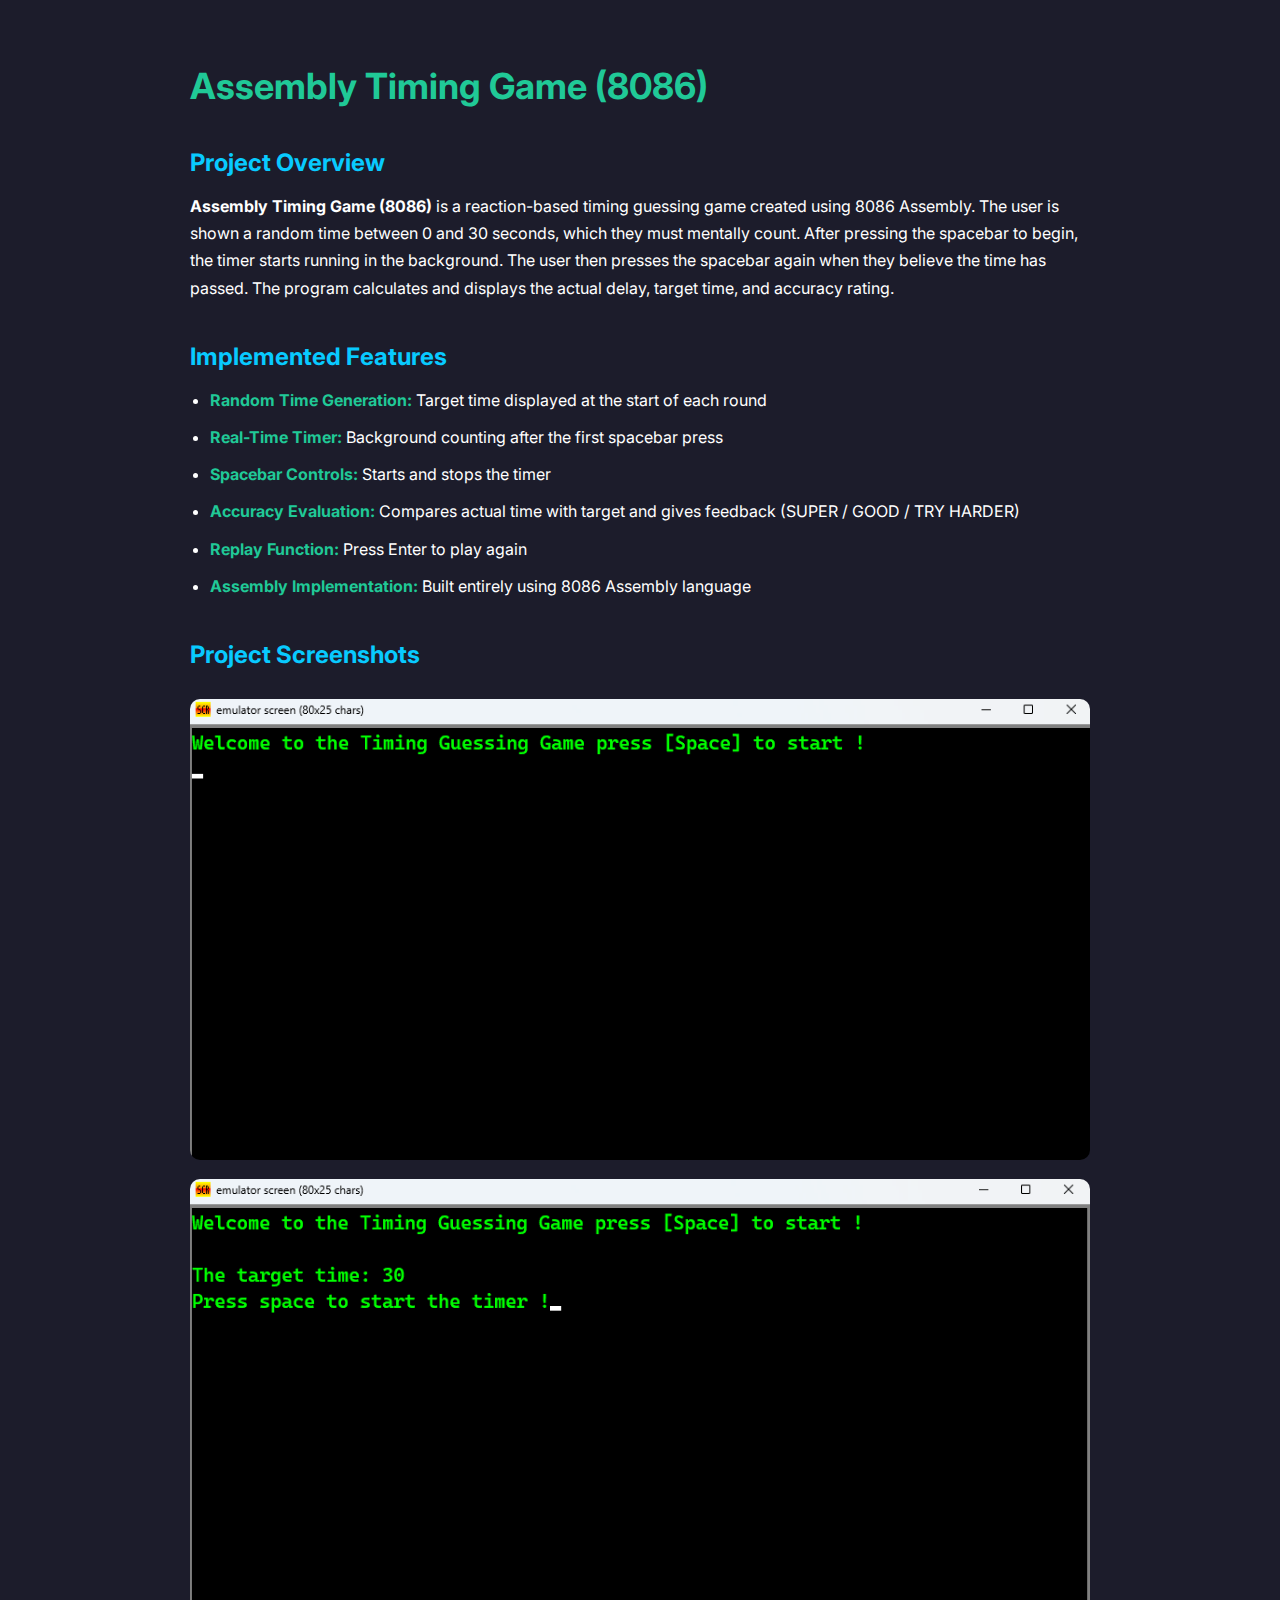
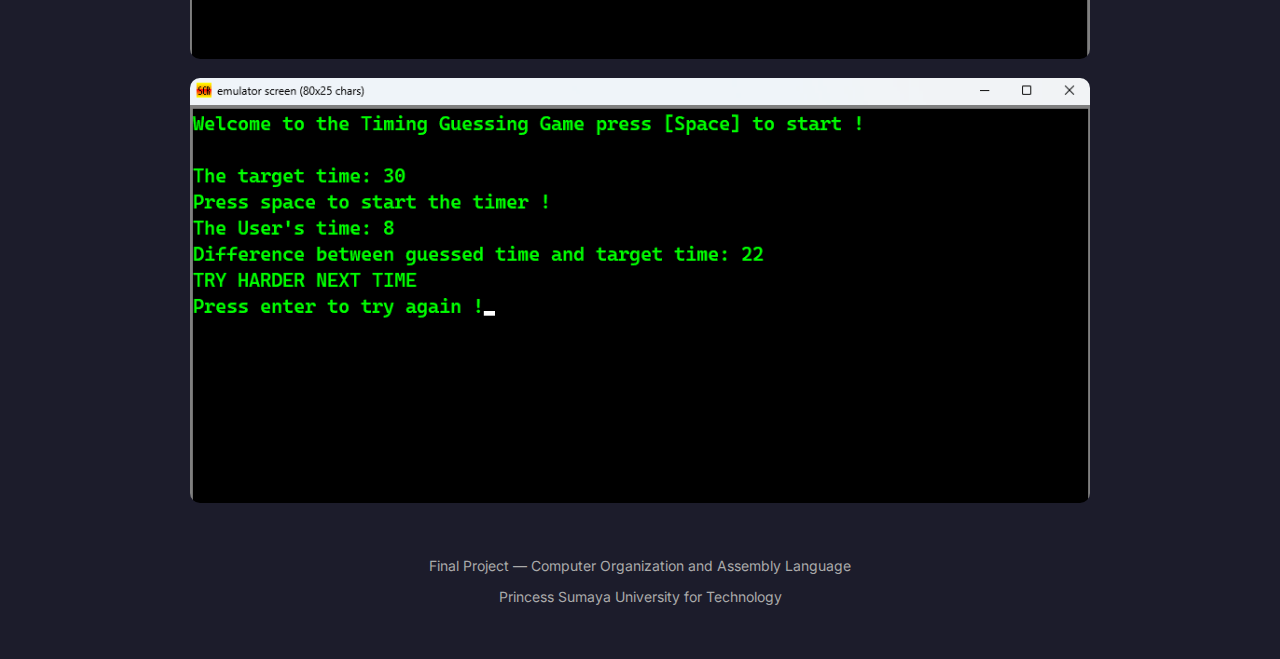
<file: Assembly_Timing_Game_(8086).html>
<!DOCTYPE html>
<html lang="en">
<head>
  <meta charset="UTF-8" />
  <meta name="viewport" content="width=device-width, initial-scale=1.0"/>
  <title>Assembly Timing Game - Final Project</title>
  <link href="https://fonts.googleapis.com/css2?family=Inter:wght@400;700&display=swap" rel="stylesheet" />
  <style>
    body {
      margin: 0;
      font-family: 'Inter', sans-serif;
      background-color: #1c1c2b;
      color: #fff;
      padding: 40px 20px;
    }

    a {
      color: #20c997;
      text-decoration: none;
    }

    a:hover {
      color: #08caff;
    }

    .container {
      max-width: 900px;
      margin: auto;
    }

    h1 {
      color: #20c997;
      font-size: 36px;
      margin-bottom: 15px;
    }

    .section {
      margin-top: 40px;
    }

    .section h2 {
      color: #08caff;
      font-size: 24px;
      margin-bottom: 15px;
    }

    .section p,
    .features li {
      line-height: 1.7;
      margin-bottom: 10px;
    }

    .features ul {
      padding-left: 20px;
    }

    .features li strong {
      color: #20c997;
    }

    .screenshots img {
      width: 100%;
      border-radius: 10px;
      margin-top: 15px;
    }

    .credits {
      margin-top: 50px;
      font-size: 14px;
      color: #aaa;
      text-align: center;
    }
  </style>
</head>
<body>
  <div class="container">

    <h1>Assembly Timing Game (8086)</h1>

    <div class="section">
      <h2>Project Overview</h2>
      <p><strong>Assembly Timing Game (8086)</strong> is a reaction-based timing guessing game created using 8086 Assembly. The user is shown a random time between 0 and 30 seconds, which they must mentally count. After pressing the spacebar to begin, the timer starts running in the background. The user then presses the spacebar again when they believe the time has passed. The program calculates and displays the actual delay, target time, and accuracy rating.</p>
    </div>

    <div class="section features">
      <h2>Implemented Features</h2>
      <ul>
        <li><strong>Random Time Generation:</strong> Target time displayed at the start of each round</li>
        <li><strong>Real-Time Timer:</strong> Background counting after the first spacebar press</li>
        <li><strong>Spacebar Controls:</strong> Starts and stops the timer</li>
        <li><strong>Accuracy Evaluation:</strong> Compares actual time with target and gives feedback (SUPER / GOOD / TRY HARDER)</li>
        <li><strong>Replay Function:</strong> Press Enter to play again</li>
        <li><strong>Assembly Implementation:</strong> Built entirely using 8086 Assembly language</li>
      </ul>
    </div>

    <div class="section screenshots">
      <h2>Project Screenshots</h2>
      <img src="img/emu (3).png" alt="Welcome Message">
      <img src="img/emu (1).png" alt="Initial Target Time Display">
      <img src="img/emu (2).png" alt="Result and Replay Option">
    </div>

    <div class="credits">
      <p>Final Project — Computer Organization and Assembly Language</p>
      <p>Princess Sumaya University for Technology</p>
    </div>

  </div>
</body>
</html>
</file>
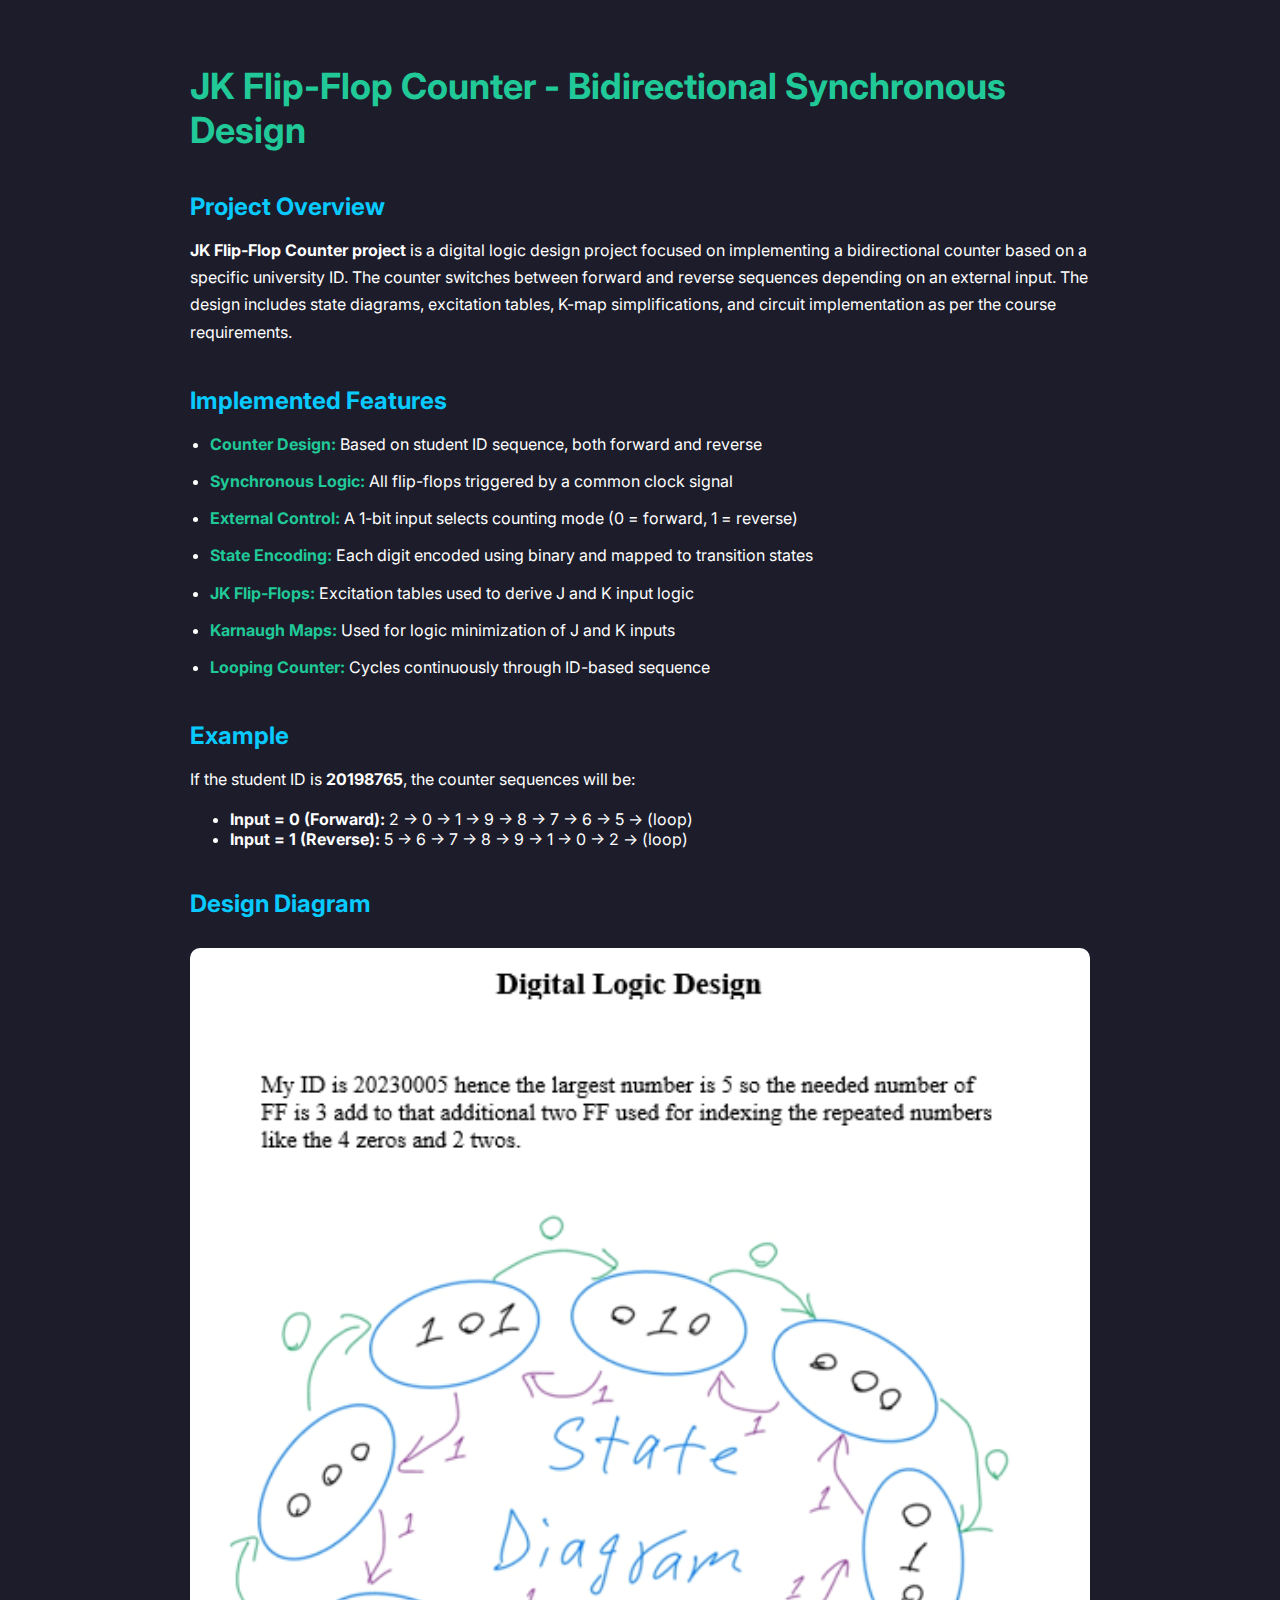
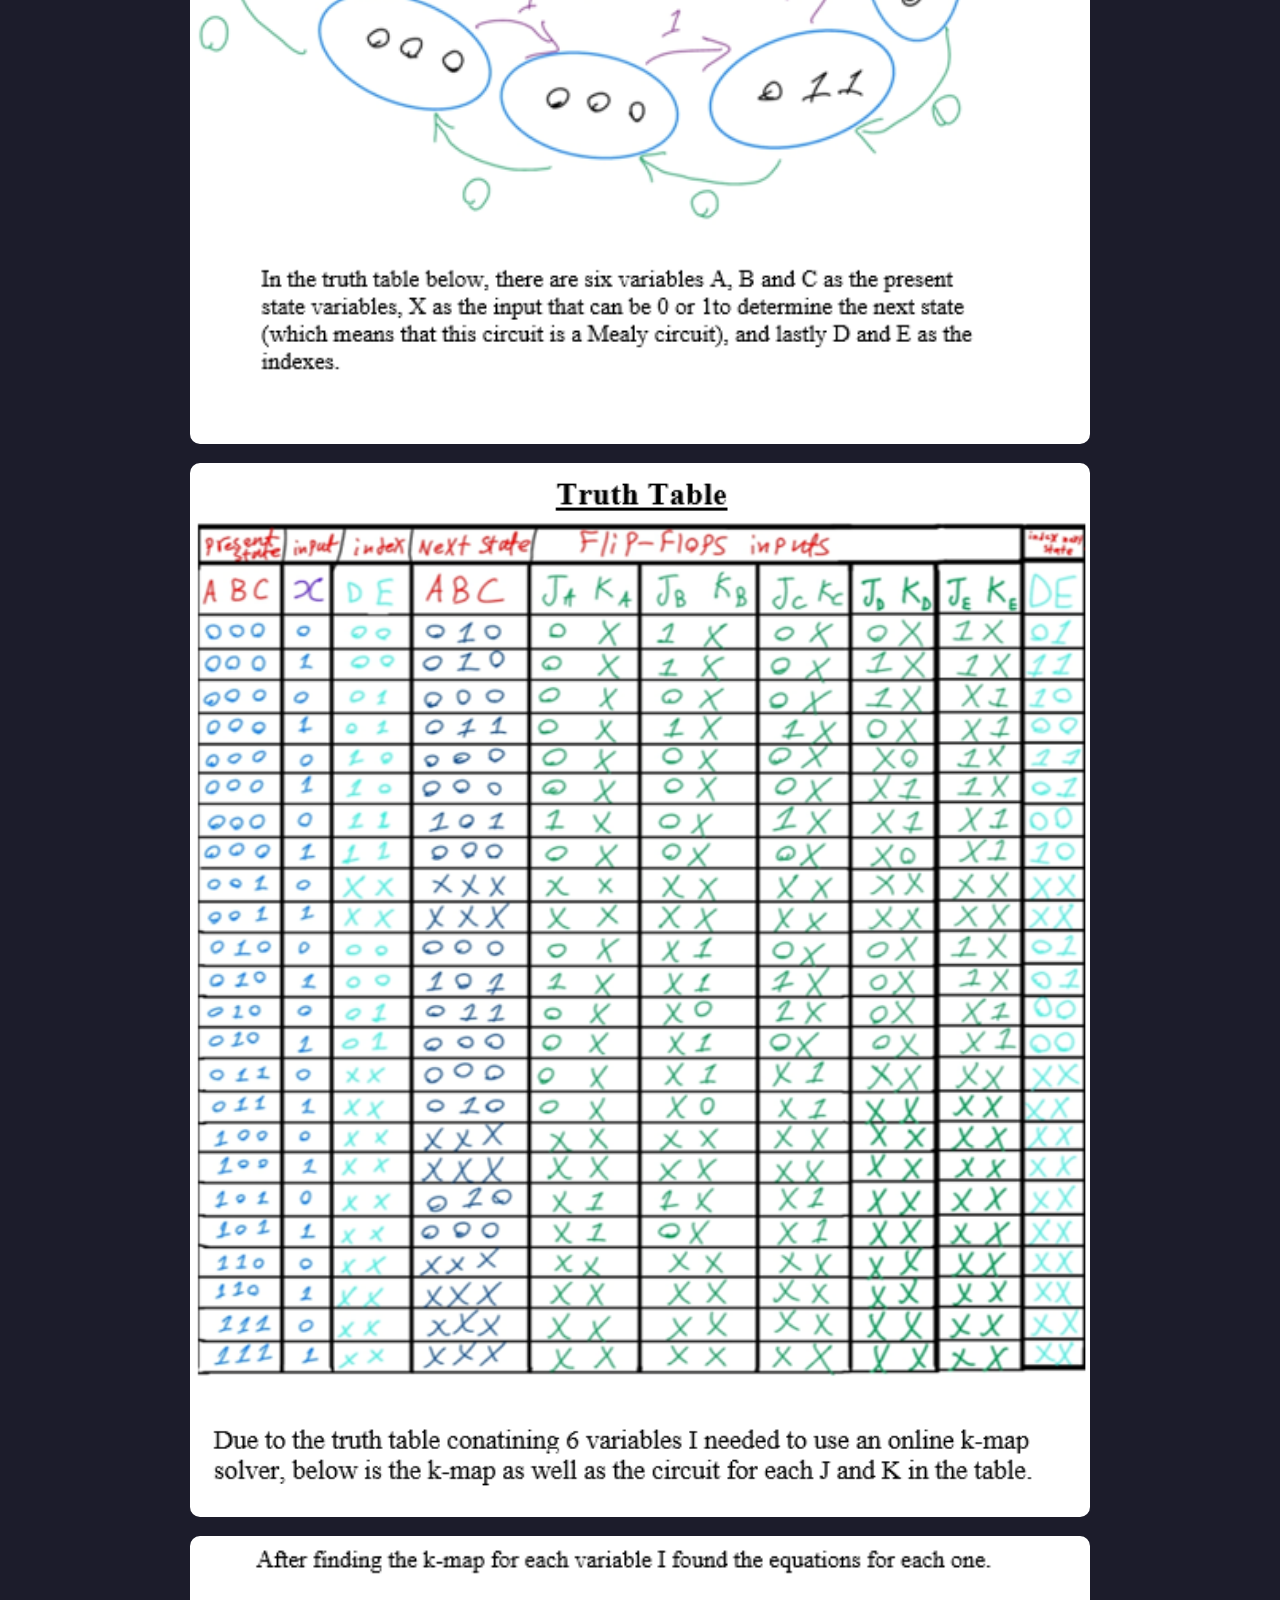
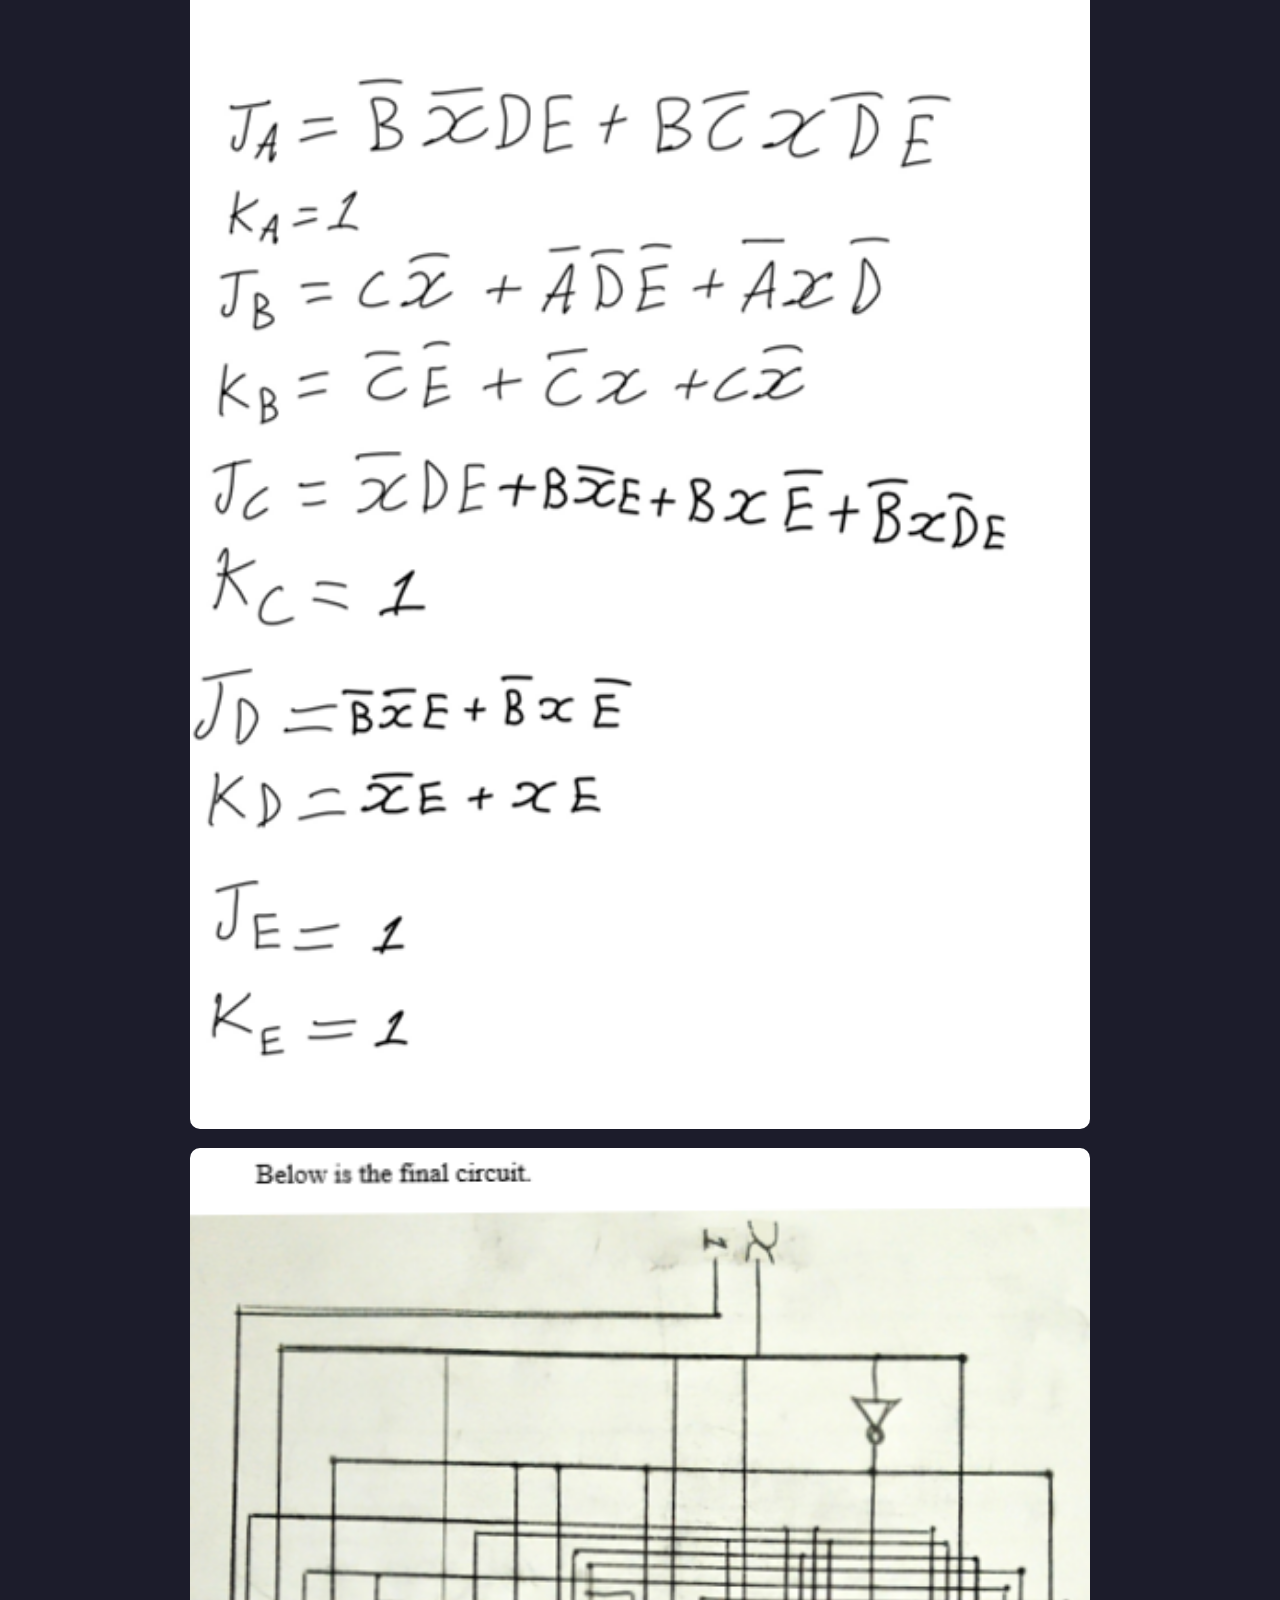
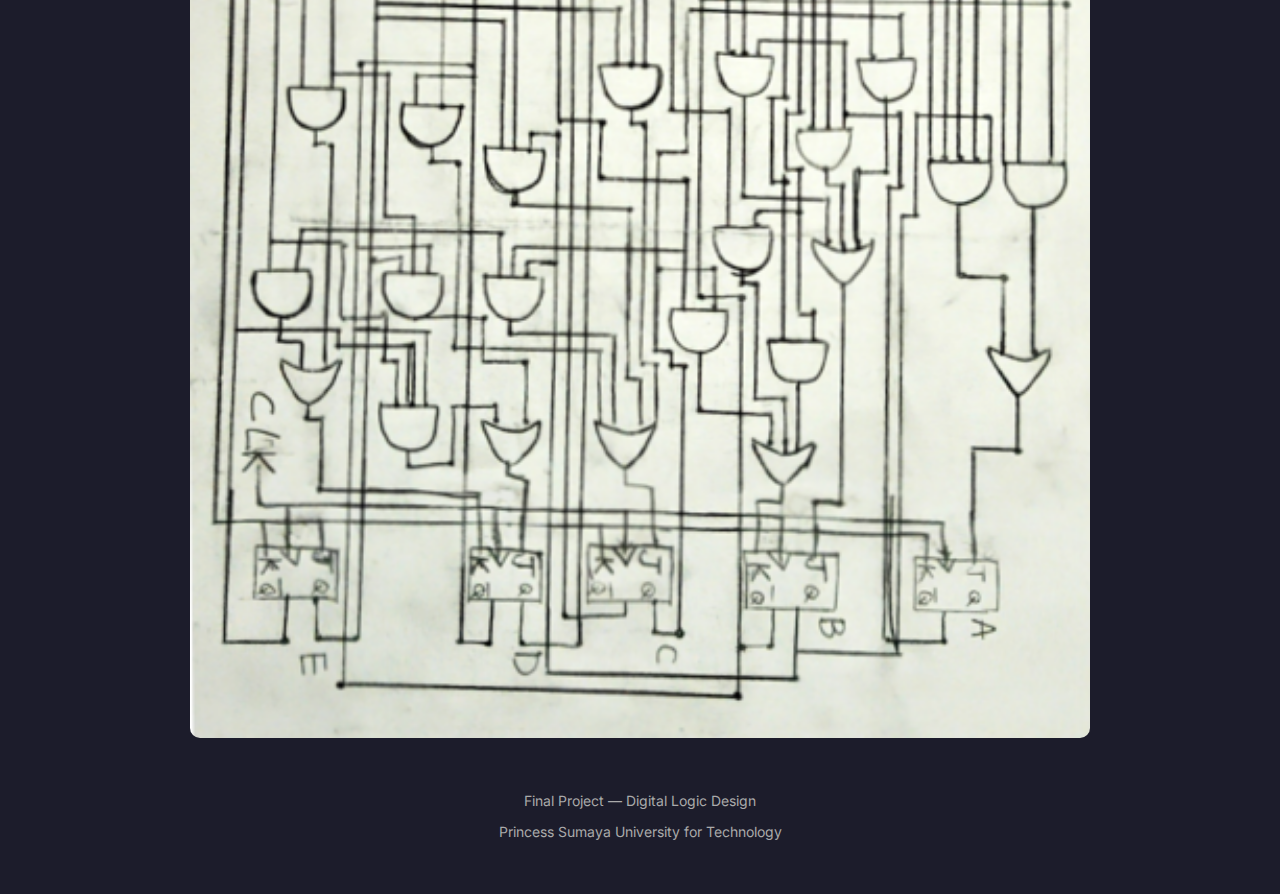
<file: JK_Flip-Flop_Counter.html>
<!DOCTYPE html>
<html lang="en">

<head>
    <meta charset="UTF-8" />
    <meta name="viewport" content="width=device-width, initial-scale=1.0" />
    <title>JK Flip-Flop Counter - Digital Logic Design</title>
    <link href="https://fonts.googleapis.com/css2?family=Inter:wght@400;700&display=swap" rel="stylesheet" />
    <style>
        body {
            margin: 0;
            font-family: 'Inter', sans-serif;
            background-color: #1c1c2b;
            color: #fff;
            padding: 40px 20px;
        }

        a {
            color: #20c997;
            text-decoration: none;
        }

        a:hover {
            color: #08caff;
        }

        .container {
            max-width: 900px;
            margin: auto;
        }

        h1 {
            color: #20c997;
            font-size: 36px;
            margin-bottom: 15px;
        }

        .section {
            margin-top: 40px;
        }

        .section h2 {
            color: #08caff;
            font-size: 24px;
            margin-bottom: 15px;
        }

        .section p,
        .features li {
            line-height: 1.7;
            margin-bottom: 10px;
        }

        .features ul {
            padding-left: 20px;
        }

        .features li strong {
            color: #20c997;
        }

        .screenshots img {
            width: 100%;
            border-radius: 10px;
            margin-top: 15px;
        }

        .credits {
            margin-top: 50px;
            font-size: 14px;
            color: #aaa;
            text-align: center;
        }
    </style>
</head>

<body>
    <div class="container">

        <h1>JK Flip-Flop Counter - Bidirectional Synchronous Design</h1>

        <div class="section">
            <h2>Project Overview</h2>
            <p><strong>JK Flip-Flop Counter project</strong> is a digital logic design project focused on implementing a
                bidirectional counter based on a specific university ID. The counter switches between forward and
                reverse sequences depending on an external input. The design includes state diagrams, excitation tables,
                K-map simplifications, and circuit implementation as per the course requirements.</p>
        </div>

        <div class="section features">
            <h2>Implemented Features</h2>
            <ul>
                <li><strong>Counter Design:</strong> Based on student ID sequence, both forward and reverse</li>
                <li><strong>Synchronous Logic:</strong> All flip-flops triggered by a common clock signal</li>
                <li><strong>External Control:</strong> A 1-bit input selects counting mode (0 = forward, 1 = reverse)
                </li>
                <li><strong>State Encoding:</strong> Each digit encoded using binary and mapped to transition states
                </li>
                <li><strong>JK Flip-Flops:</strong> Excitation tables used to derive J and K input logic</li>
                <li><strong>Karnaugh Maps:</strong> Used for logic minimization of J and K inputs</li>
                <li><strong>Looping Counter:</strong> Cycles continuously through ID-based sequence</li>
            </ul>
        </div>

        <div class="section">
            <h2>Example</h2>
            <p>If the student ID is <strong>20198765</strong>, the counter sequences will be:</p>
            <ul>
                <li><strong>Input = 0 (Forward):</strong> 2 → 0 → 1 → 9 → 8 → 7 → 6 → 5 → (loop)</li>
                <li><strong>Input = 1 (Reverse):</strong> 5 → 6 → 7 → 8 → 9 → 1 → 0 → 2 → (loop)</li>
            </ul>
        </div>

        <div class="section screenshots">
            <h2>Design Diagram</h2>
            <img src="img/dld1.png" alt="K-map Design and Flip-Flop Logic">
            <img src="img/dld2.png" alt="State Diagram and Excitation Table">
            <img src="img/dld3.png" alt="Flip-Flop Logic Equations">
            <img src="img/dld4.png" alt="Final Diagram">
        </div>

        <div class="credits">
            <p>Final Project — Digital Logic Design</p>
            <p>Princess Sumaya University for Technology</p>
        </div>

    </div>
</body>

</html>
</file>
